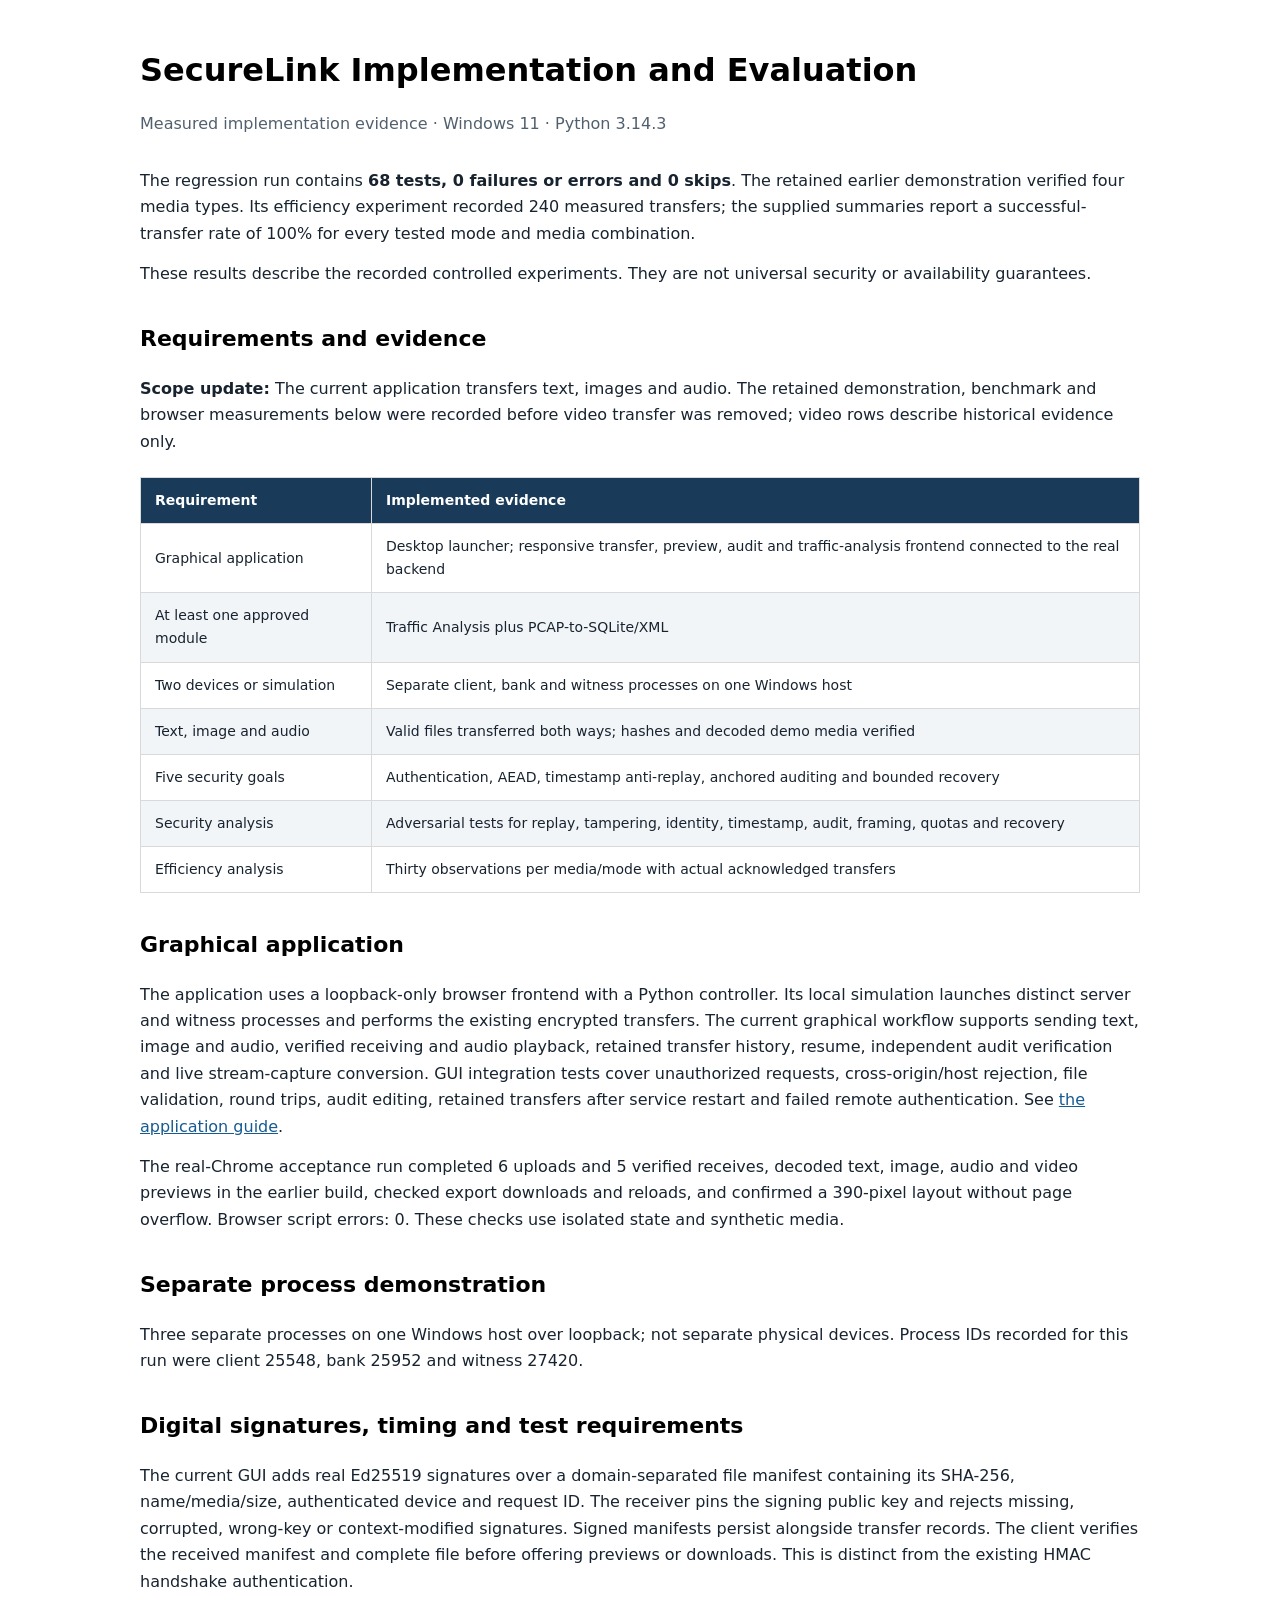
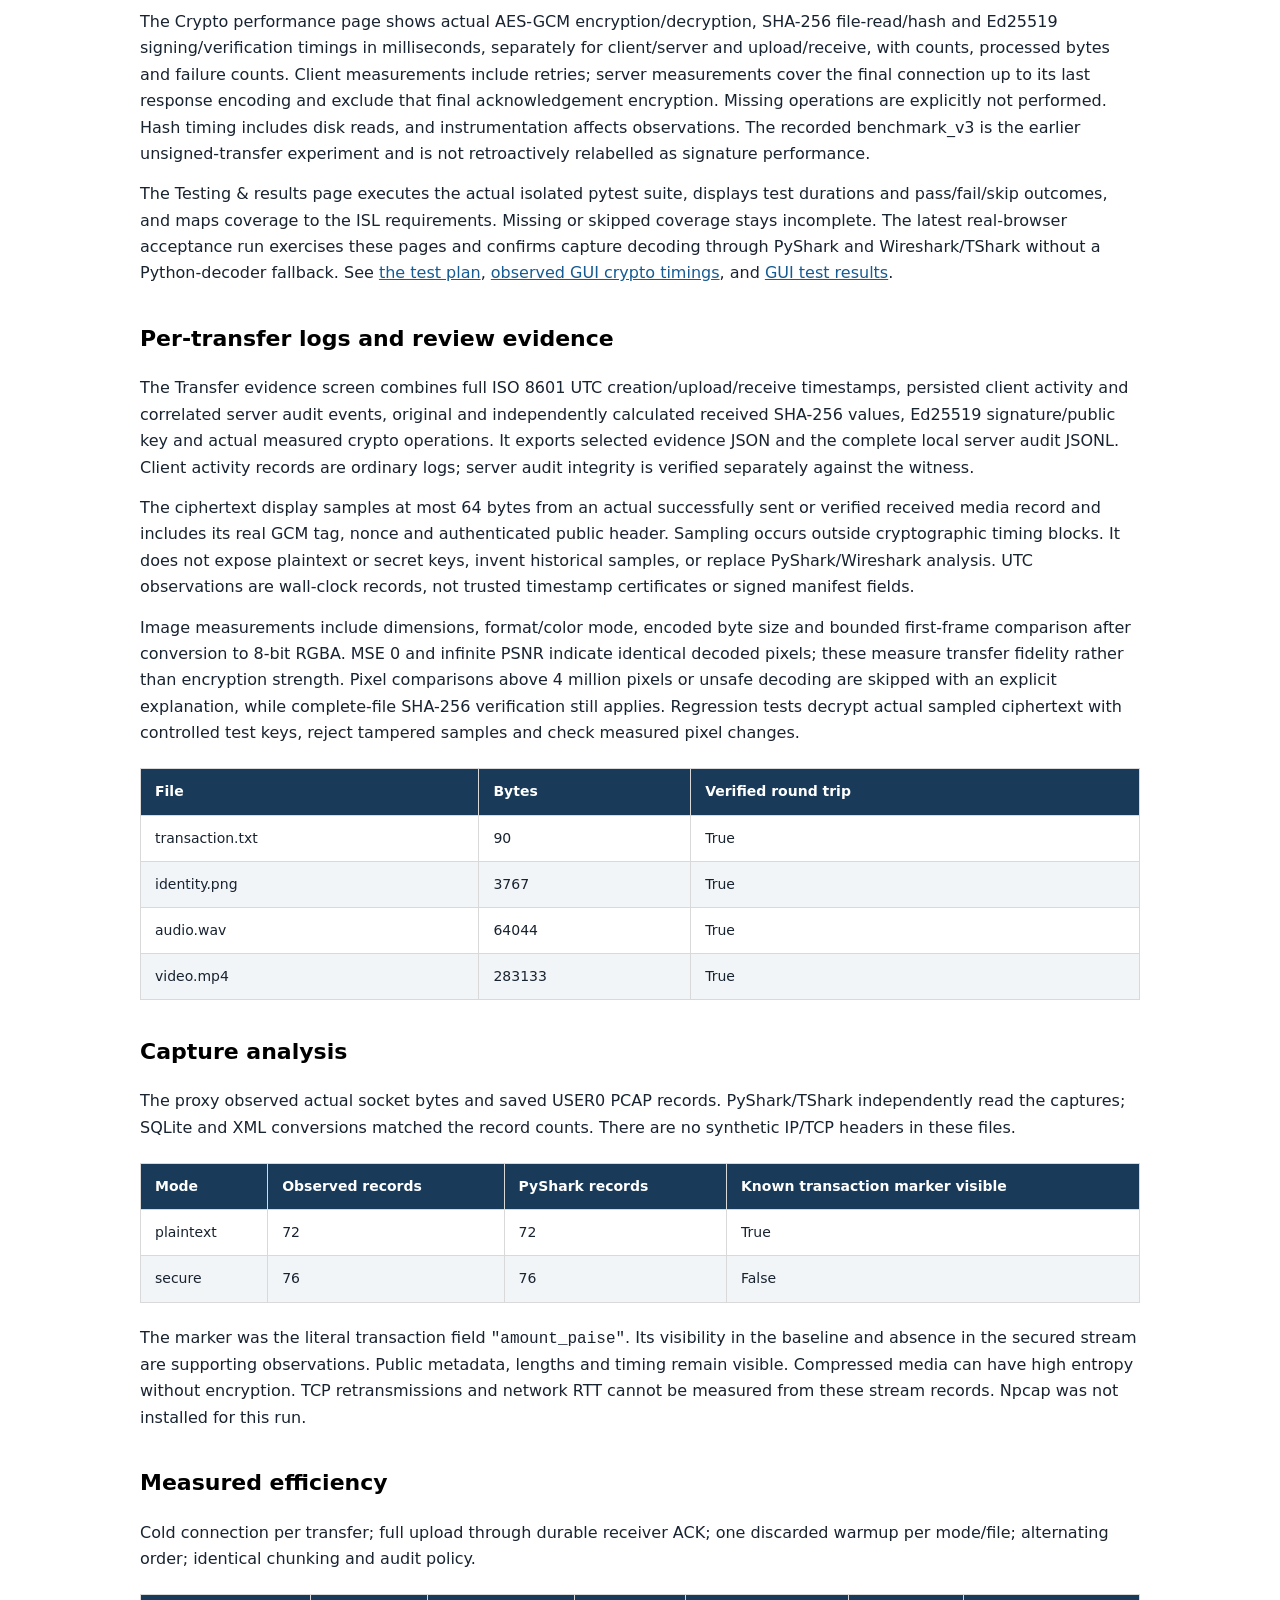
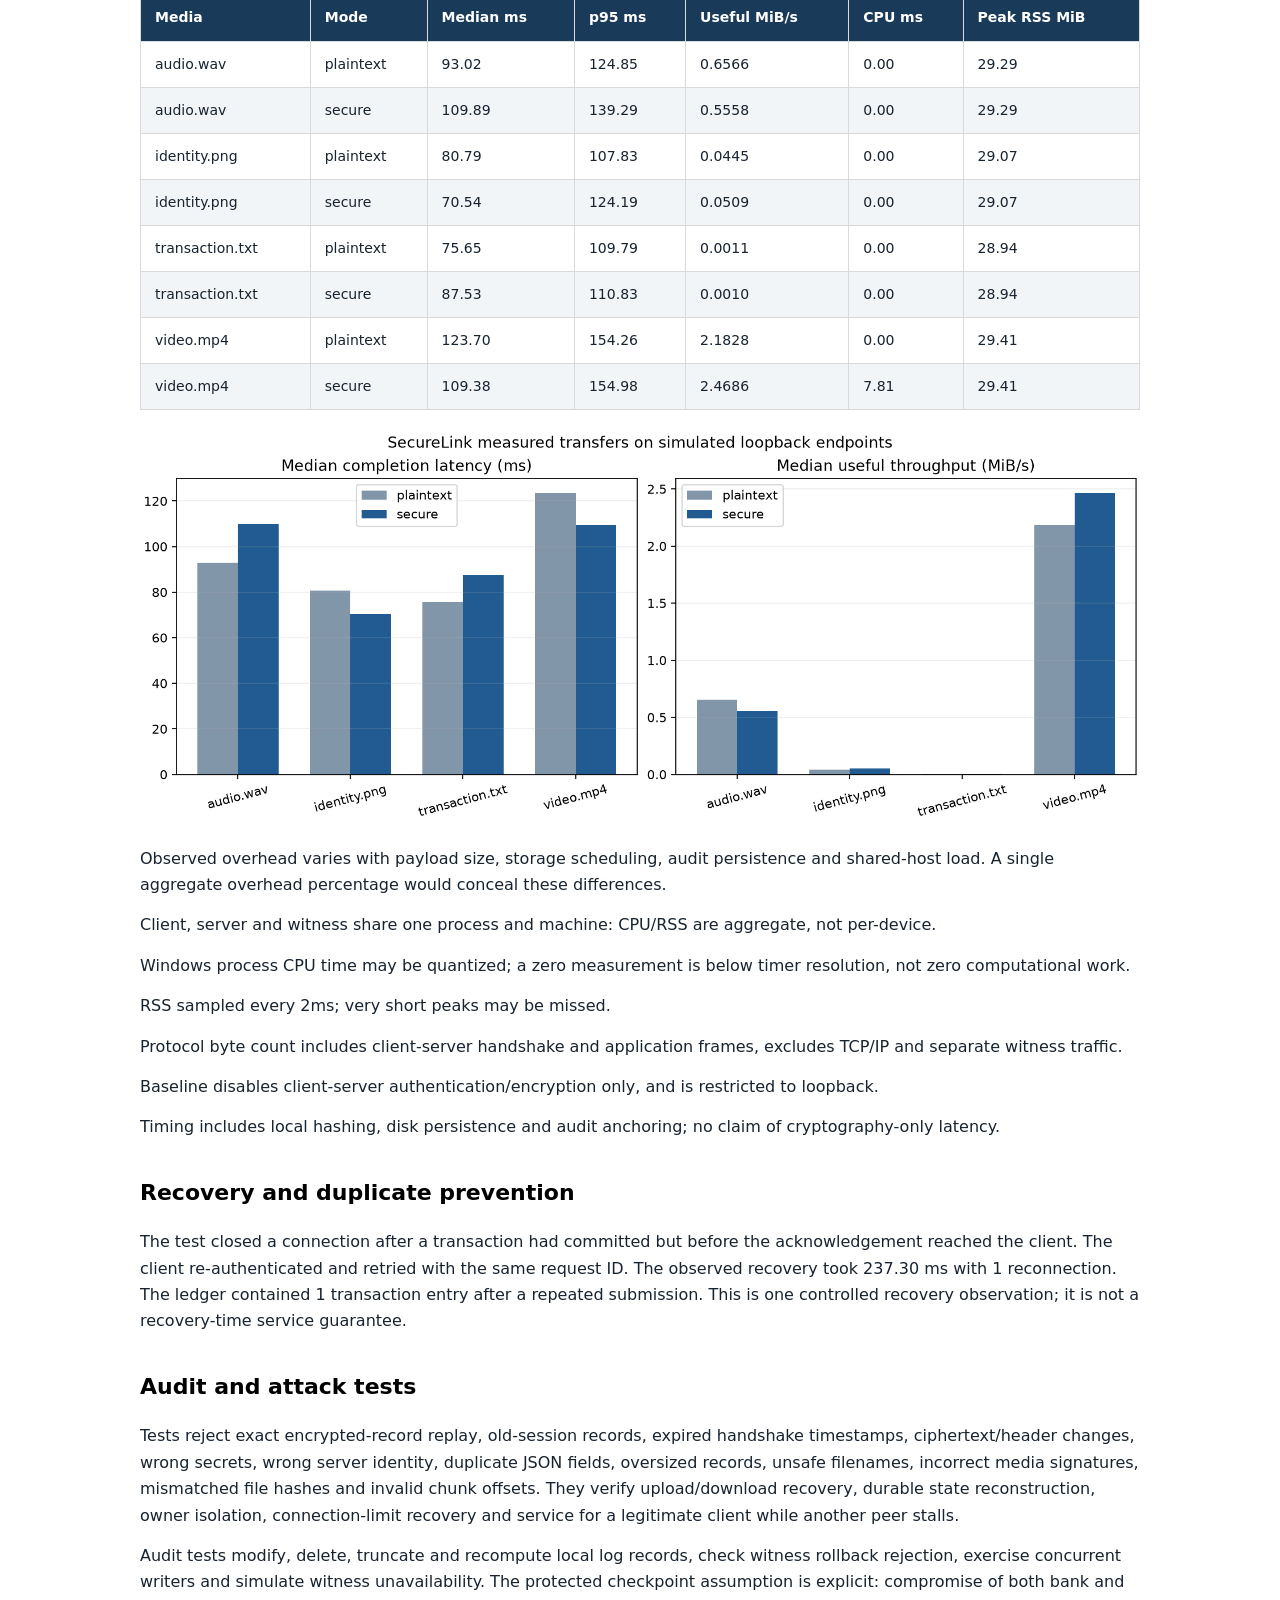
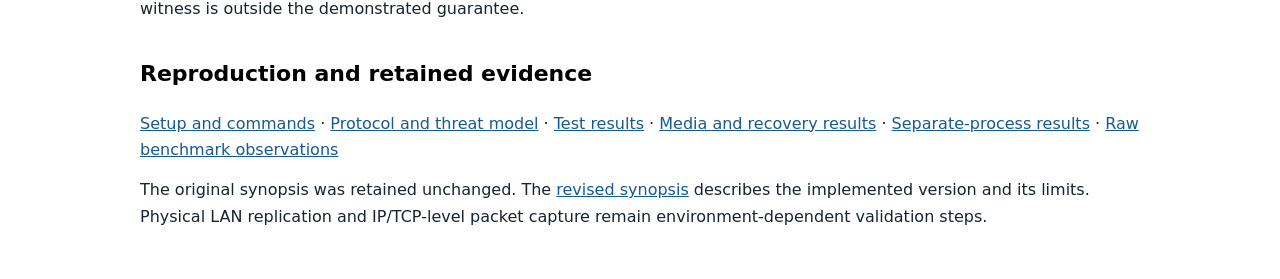
<file: docs/EVALUATION.html>
<!doctype html><html lang="en"><head><meta charset="utf-8"><meta name="viewport" content="width=device-width,initial-scale=1"><title>SecureLink Implementation and Evaluation</title><style>body{font:16px/1.65 system-ui,Segoe UI,sans-serif;color:#182330;max-width:1000px;margin:50px auto;padding:0 30px}h1{font-size:32px;line-height:1.25;color:#000}h2{font-size:22px;margin-top:34px;color:#000}p{margin:14px 0}table{border-collapse:collapse;width:100%;margin:22px 0;font-size:14px}th,td{border:1px solid #d9d9d9;padding:11px 14px;text-align:left;vertical-align:middle}th{background:#193b59;color:white}tr:nth-child(even){background:#f2f5f8}a{color:#155a91}img{max-width:100%;height:auto}small{color:#4c5865}.meta{color:#52606e;margin-bottom:30px}@media print{body{font-size:11pt;max-width:none;margin:0;padding:0}h1{font-size:22pt}h2{font-size:15pt;break-after:avoid}table{font-size:9pt}tr{break-inside:avoid}a{color:inherit}@page{margin:20mm}}</style></head><body><h1>SecureLink Implementation and Evaluation</h1><p class="meta">Measured implementation evidence · Windows 11 · Python 3.14.3</p><p>The regression run contains <strong>68 tests, 0 failures or errors and 0 skips</strong>. The retained earlier demonstration verified four media types. Its efficiency experiment recorded 240 measured transfers; the supplied summaries report a successful-transfer rate of 100% for every tested mode and media combination.</p><p>These results describe the recorded controlled experiments. They are not universal security or availability guarantees.</p><h2>Requirements and evidence</h2><p><strong>Scope update:</strong> The current application transfers text, images and audio. The retained demonstration, benchmark and browser measurements below were recorded before video transfer was removed; video rows describe historical evidence only.</p><table><thead><tr><th>Requirement</th><th>Implemented evidence</th></tr></thead><tbody><tr><td>Graphical application</td><td>Desktop launcher; responsive transfer, preview, audit and traffic-analysis frontend connected to the real backend</td></tr><tr><td>At least one approved module</td><td>Traffic Analysis plus PCAP-to-SQLite/XML</td></tr><tr><td>Two devices or simulation</td><td>Separate client, bank and witness processes on one Windows host</td></tr><tr><td>Text, image and audio</td><td>Valid files transferred both ways; hashes and decoded demo media verified</td></tr><tr><td>Five security goals</td><td>Authentication, AEAD, timestamp anti-replay, anchored auditing and bounded recovery</td></tr><tr><td>Security analysis</td><td>Adversarial tests for replay, tampering, identity, timestamp, audit, framing, quotas and recovery</td></tr><tr><td>Efficiency analysis</td><td>Thirty observations per media/mode with actual acknowledged transfers</td></tr></tbody></table><h2>Graphical application</h2><p>The application uses a loopback-only browser frontend with a Python controller. Its local simulation launches distinct server and witness processes and performs the existing encrypted transfers. The current graphical workflow supports sending text, image and audio, verified receiving and audio playback, retained transfer history, resume, independent audit verification and live stream-capture conversion. GUI integration tests cover unauthorized requests, cross-origin/host rejection, file validation, round trips, audit editing, retained transfers after service restart and failed remote authentication. See <a href="GUI.md">the application guide</a>.</p><p>The real-Chrome acceptance run completed 6 uploads and 5 verified receives, decoded text, image, audio and video previews in the earlier build, checked export downloads and reloads, and confirmed a 390-pixel layout without page overflow. Browser script errors: 0. These checks use isolated state and synthetic media.</p><h2>Separate process demonstration</h2><p>Three separate processes on one Windows host over loopback; not separate physical devices. Process IDs recorded for this run were client 25548, bank 25952 and witness 27420.</p><h2>Digital signatures, timing and test requirements</h2><p>The current GUI adds real Ed25519 signatures over a domain-separated file manifest containing its SHA-256, name/media/size, authenticated device and request ID. The receiver pins the signing public key and rejects missing, corrupted, wrong-key or context-modified signatures. Signed manifests persist alongside transfer records. The client verifies the received manifest and complete file before offering previews or downloads. This is distinct from the existing HMAC handshake authentication.</p><p>The Crypto performance page shows actual AES-GCM encryption/decryption, SHA-256 file-read/hash and Ed25519 signing/verification timings in milliseconds, separately for client/server and upload/receive, with counts, processed bytes and failure counts. Client measurements include retries; server measurements cover the final connection up to its last response encoding and exclude that final acknowledgement encryption. Missing operations are explicitly not performed. Hash timing includes disk reads, and instrumentation affects observations. The recorded benchmark_v3 is the earlier unsigned-transfer experiment and is not retroactively relabelled as signature performance.</p><p>The Testing &amp; results page executes the actual isolated pytest suite, displays test durations and pass/fail/skip outcomes, and maps coverage to the ISL requirements. Missing or skipped coverage stays incomplete. The latest real-browser acceptance run exercises these pages and confirms capture decoding through PyShark and Wireshark/TShark without a Python-decoder fallback. See <a href="TESTING.md">the test plan</a>, <a href="../results/gui_crypto_metrics.csv">observed GUI crypto timings</a>, and <a href="../results/gui_test_results.json">GUI test results</a>.</p><h2>Per-transfer logs and review evidence</h2><p>The Transfer evidence screen combines full ISO 8601 UTC creation/upload/receive timestamps, persisted client activity and correlated server audit events, original and independently calculated received SHA-256 values, Ed25519 signature/public key and actual measured crypto operations. It exports selected evidence JSON and the complete local server audit JSONL. Client activity records are ordinary logs; server audit integrity is verified separately against the witness.</p><p>The ciphertext display samples at most 64 bytes from an actual successfully sent or verified received media record and includes its real GCM tag, nonce and authenticated public header. Sampling occurs outside cryptographic timing blocks. It does not expose plaintext or secret keys, invent historical samples, or replace PyShark/Wireshark analysis. UTC observations are wall-clock records, not trusted timestamp certificates or signed manifest fields.</p><p>Image measurements include dimensions, format/color mode, encoded byte size and bounded first-frame comparison after conversion to 8-bit RGBA. MSE 0 and infinite PSNR indicate identical decoded pixels; these measure transfer fidelity rather than encryption strength. Pixel comparisons above 4 million pixels or unsafe decoding are skipped with an explicit explanation, while complete-file SHA-256 verification still applies. Regression tests decrypt actual sampled ciphertext with controlled test keys, reject tampered samples and check measured pixel changes.</p><table><thead><tr><th>File</th><th>Bytes</th><th>Verified round trip</th></tr></thead><tbody><tr><td>transaction.txt</td><td>90</td><td>True</td></tr><tr><td>identity.png</td><td>3767</td><td>True</td></tr><tr><td>audio.wav</td><td>64044</td><td>True</td></tr><tr><td>video.mp4</td><td>283133</td><td>True</td></tr></tbody></table><h2>Capture analysis</h2><p>The proxy observed actual socket bytes and saved USER0 PCAP records. PyShark/TShark independently read the captures; SQLite and XML conversions matched the record counts. There are no synthetic IP/TCP headers in these files.</p><table><thead><tr><th>Mode</th><th>Observed records</th><th>PyShark records</th><th>Known transaction marker visible</th></tr></thead><tbody><tr><td>plaintext</td><td>72</td><td>72</td><td>True</td></tr><tr><td>secure</td><td>76</td><td>76</td><td>False</td></tr></tbody></table><p>The marker was the literal transaction field <code>"amount_paise"</code>. Its visibility in the baseline and absence in the secured stream are supporting observations. Public metadata, lengths and timing remain visible. Compressed media can have high entropy without encryption. TCP retransmissions and network RTT cannot be measured from these stream records. Npcap was not installed for this run.</p><h2>Measured efficiency</h2><p>Cold connection per transfer; full upload through durable receiver ACK; one discarded warmup per mode/file; alternating order; identical chunking and audit policy.</p><table><thead><tr><th>Media</th><th>Mode</th><th>Median ms</th><th>p95 ms</th><th>Useful MiB/s</th><th>CPU ms</th><th>Peak RSS MiB</th></tr></thead><tbody><tr><td>audio.wav</td><td>plaintext</td><td>93.02</td><td>124.85</td><td>0.6566</td><td>0.00</td><td>29.29</td></tr><tr><td>audio.wav</td><td>secure</td><td>109.89</td><td>139.29</td><td>0.5558</td><td>0.00</td><td>29.29</td></tr><tr><td>identity.png</td><td>plaintext</td><td>80.79</td><td>107.83</td><td>0.0445</td><td>0.00</td><td>29.07</td></tr><tr><td>identity.png</td><td>secure</td><td>70.54</td><td>124.19</td><td>0.0509</td><td>0.00</td><td>29.07</td></tr><tr><td>transaction.txt</td><td>plaintext</td><td>75.65</td><td>109.79</td><td>0.0011</td><td>0.00</td><td>28.94</td></tr><tr><td>transaction.txt</td><td>secure</td><td>87.53</td><td>110.83</td><td>0.0010</td><td>0.00</td><td>28.94</td></tr><tr><td>video.mp4</td><td>plaintext</td><td>123.70</td><td>154.26</td><td>2.1828</td><td>0.00</td><td>29.41</td></tr><tr><td>video.mp4</td><td>secure</td><td>109.38</td><td>154.98</td><td>2.4686</td><td>7.81</td><td>29.41</td></tr></tbody></table><img src="../results/benchmark_v3/comparison.png" alt="Historical median latency and useful throughput for four media types in secured and plaintext modes"><p>Observed overhead varies with payload size, storage scheduling, audit persistence and shared-host load. A single aggregate overhead percentage would conceal these differences.</p><p>Client, server and witness share one process and machine: CPU/RSS are aggregate, not per-device.</p><p>Windows process CPU time may be quantized; a zero measurement is below timer resolution, not zero computational work.</p><p>RSS sampled every 2ms; very short peaks may be missed.</p><p>Protocol byte count includes client-server handshake and application frames, excludes TCP/IP and separate witness traffic.</p><p>Baseline disables client-server authentication/encryption only, and is restricted to loopback.</p><p>Timing includes local hashing, disk persistence and audit anchoring; no claim of cryptography-only latency.</p><h2>Recovery and duplicate prevention</h2><p>The test closed a connection after a transaction had committed but before the acknowledgement reached the client. The client re-authenticated and retried with the same request ID. The observed recovery took 237.30 ms with 1 reconnection. The ledger contained 1 transaction entry after a repeated submission. This is one controlled recovery observation; it is not a recovery-time service guarantee.</p><h2>Audit and attack tests</h2><p>Tests reject exact encrypted-record replay, old-session records, expired handshake timestamps, ciphertext/header changes, wrong secrets, wrong server identity, duplicate JSON fields, oversized records, unsafe filenames, incorrect media signatures, mismatched file hashes and invalid chunk offsets. They verify upload/download recovery, durable state reconstruction, owner isolation, connection-limit recovery and service for a legitimate client while another peer stalls.</p><p>Audit tests modify, delete, truncate and recompute local log records, check witness rollback rejection, exercise concurrent writers and simulate witness unavailability. The protected checkpoint assumption is explicit: compromise of both bank and witness is outside the demonstrated guarantee.</p><h2>Reproduction and retained evidence</h2><p><a href="../README.md">Setup and commands</a> · <a href="PROTOCOL.md">Protocol and threat model</a> · <a href="../results/security_tests.xml">Test results</a> · <a href="../results/demo_v3/demo_results.json">Media and recovery results</a> · <a href="../results/two_process_v3/results.json">Separate-process results</a> · <a href="../results/benchmark_v3/measurements.csv">Raw benchmark observations</a></p><p>The original synopsis was retained unchanged. The <a href="SYNOPSIS.html">revised synopsis</a> describes the implemented version and its limits. Physical LAN replication and IP/TCP-level packet capture remain environment-dependent validation steps.</p></body></html>
</file>
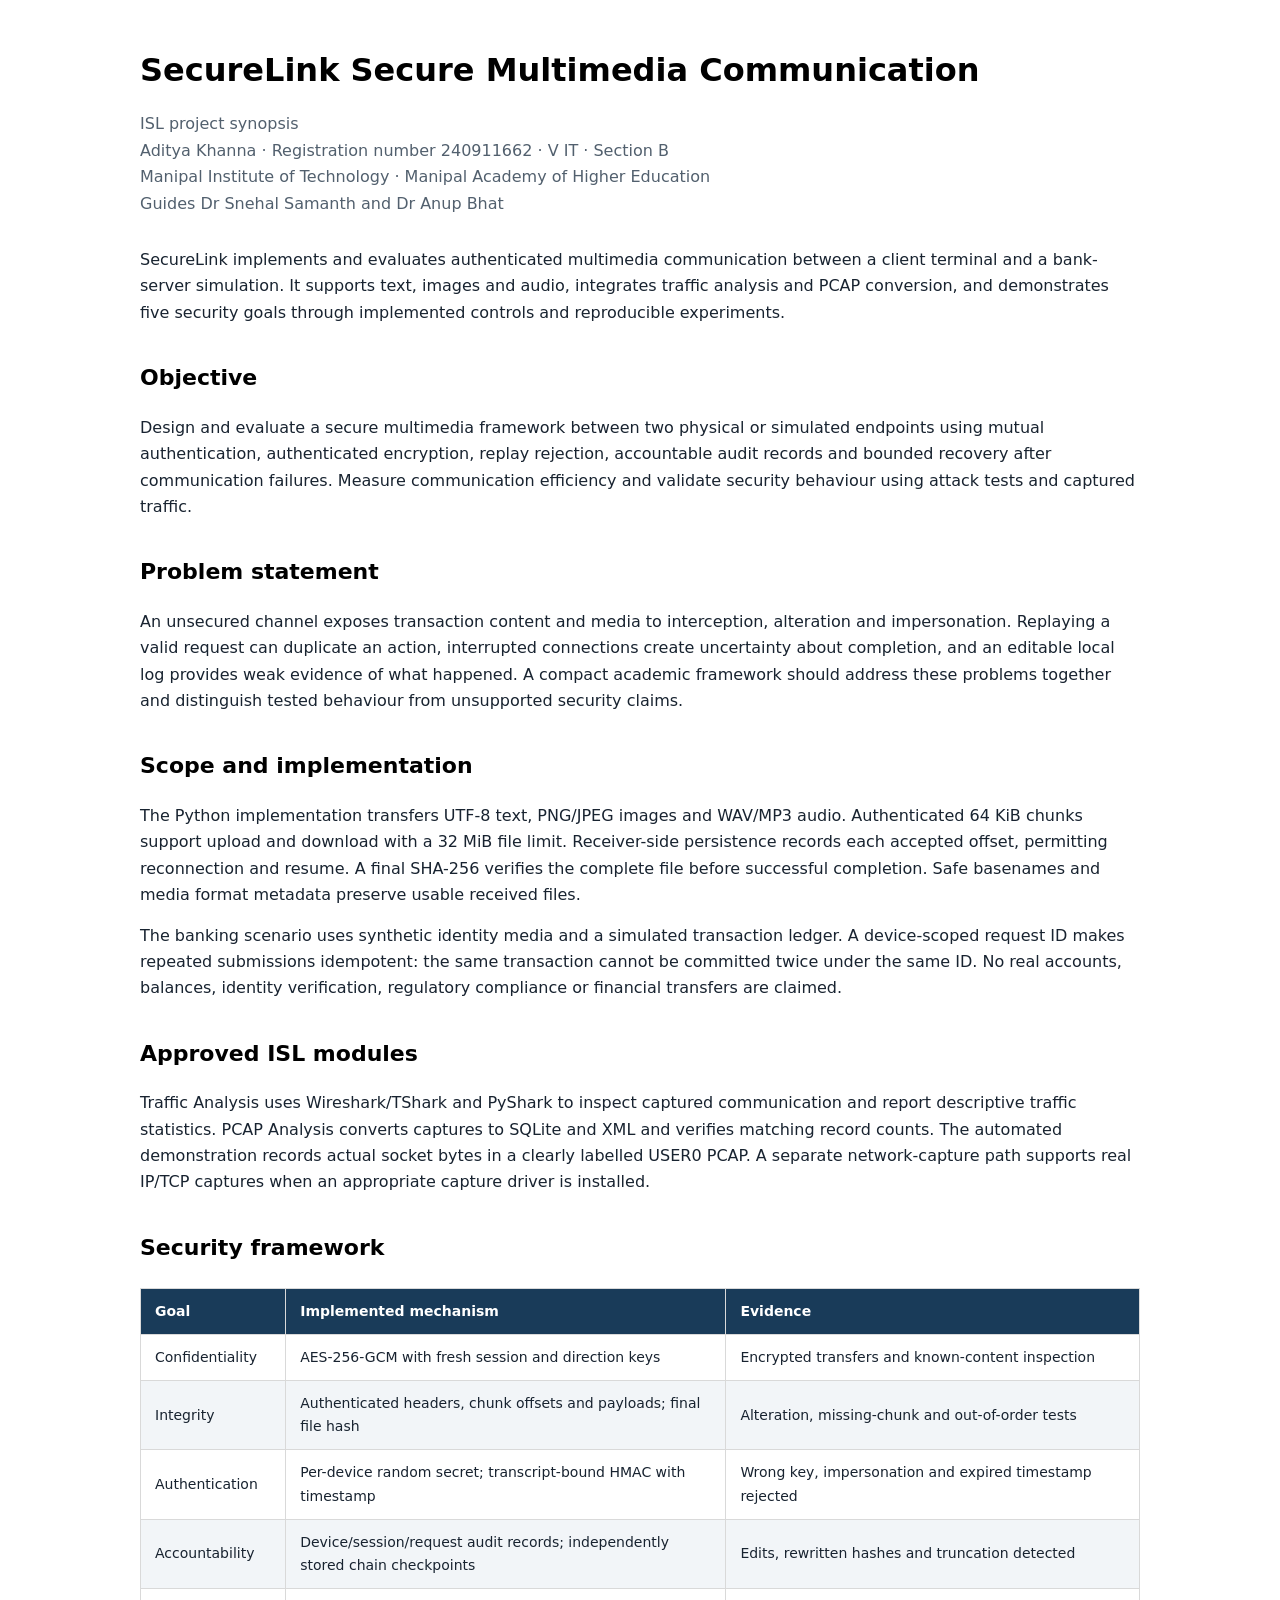
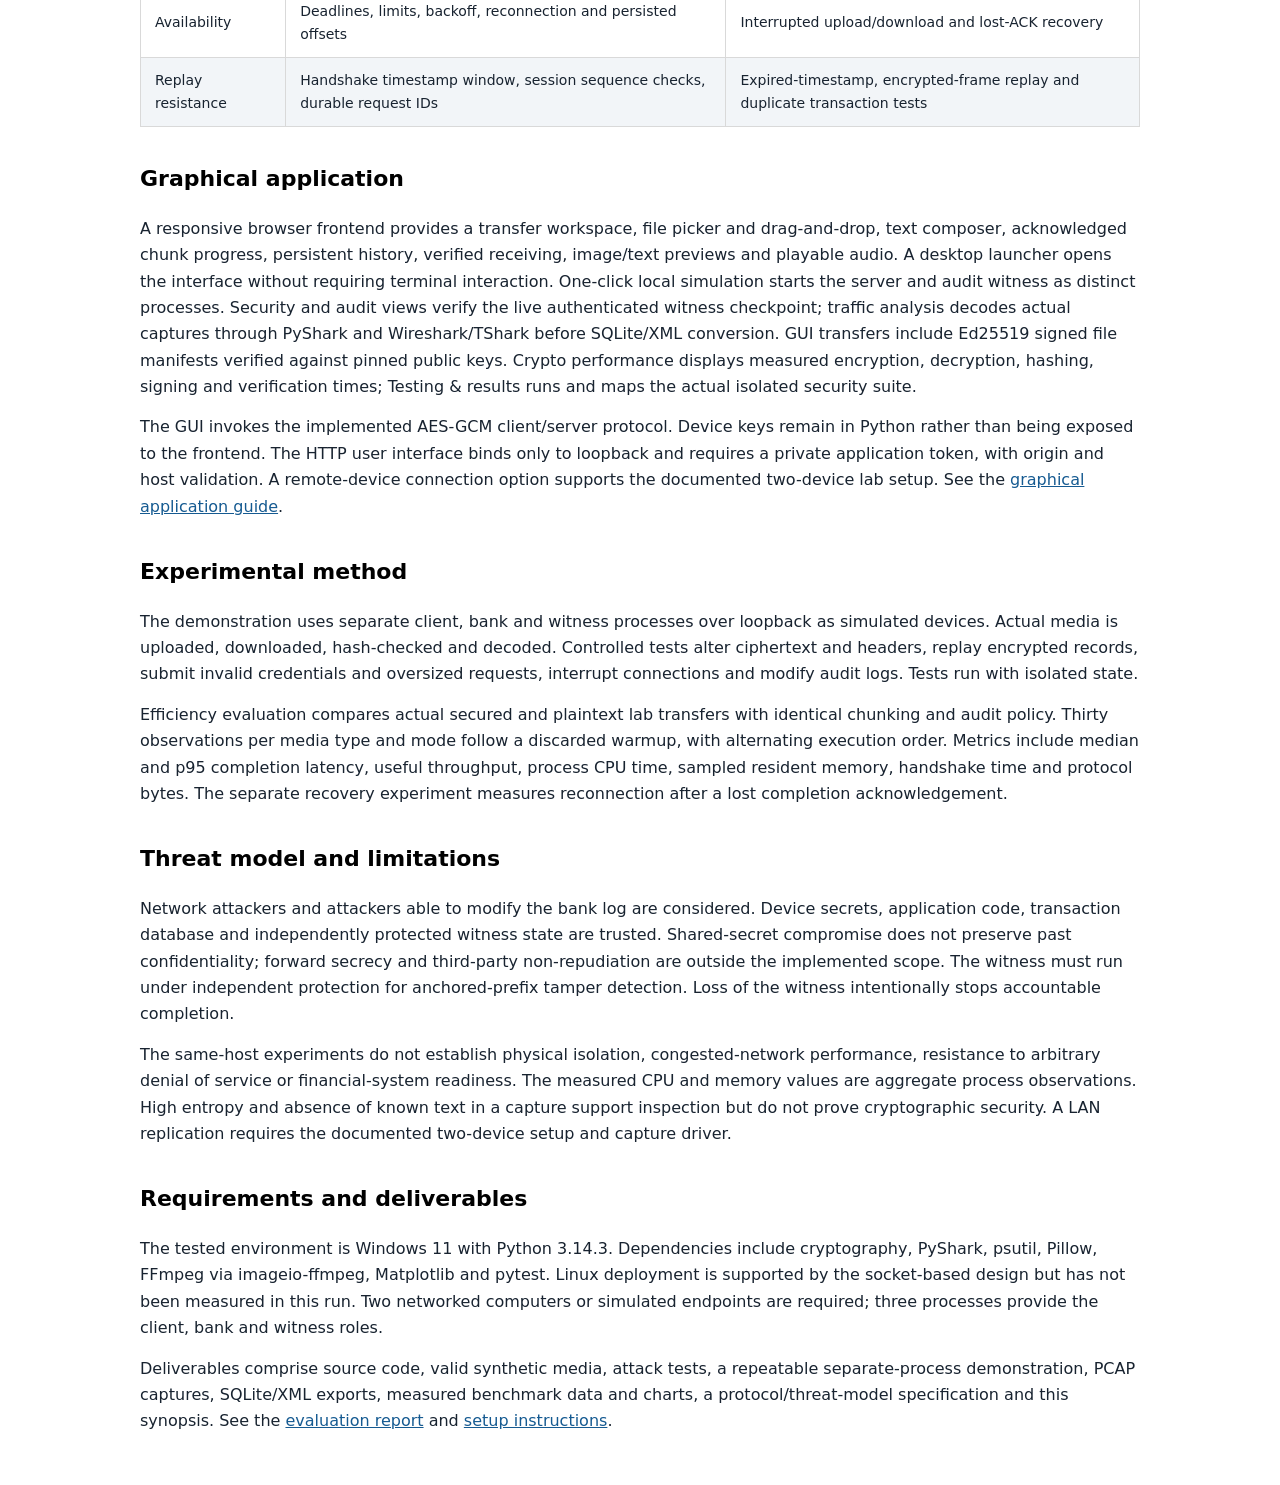
<file: docs/SYNOPSIS.html>
<!doctype html><html lang="en"><head><meta charset="utf-8"><meta name="viewport" content="width=device-width,initial-scale=1"><title>SecureLink Secure Multimedia Communication</title><style>body{font:16px/1.65 system-ui,Segoe UI,sans-serif;color:#182330;max-width:1000px;margin:50px auto;padding:0 30px}h1{font-size:32px;line-height:1.25;color:#000}h2{font-size:22px;margin-top:34px;color:#000}p{margin:14px 0}table{border-collapse:collapse;width:100%;margin:22px 0;font-size:14px}th,td{border:1px solid #d9d9d9;padding:11px 14px;text-align:left;vertical-align:middle}th{background:#193b59;color:white}tr:nth-child(even){background:#f2f5f8}a{color:#155a91}img{max-width:100%;height:auto}small{color:#4c5865}.meta{color:#52606e;margin-bottom:30px}@media print{body{font-size:11pt;max-width:none;margin:0;padding:0}h1{font-size:22pt}h2{font-size:15pt;break-after:avoid}table{font-size:9pt}tr{break-inside:avoid}a{color:inherit}@page{margin:20mm}}</style></head><body><h1>SecureLink Secure Multimedia Communication</h1><p class="meta">ISL project synopsis<br>Aditya Khanna · Registration number 240911662 · V IT · Section B<br>Manipal Institute of Technology · Manipal Academy of Higher Education<br>Guides Dr Snehal Samanth and Dr Anup Bhat</p>
<p>SecureLink implements and evaluates authenticated multimedia communication between a client terminal and a bank-server simulation. It supports text, images and audio, integrates traffic analysis and PCAP conversion, and demonstrates five security goals through implemented controls and reproducible experiments.</p>
<h2>Objective</h2><p>Design and evaluate a secure multimedia framework between two physical or simulated endpoints using mutual authentication, authenticated encryption, replay rejection, accountable audit records and bounded recovery after communication failures. Measure communication efficiency and validate security behaviour using attack tests and captured traffic.</p>
<h2>Problem statement</h2><p>An unsecured channel exposes transaction content and media to interception, alteration and impersonation. Replaying a valid request can duplicate an action, interrupted connections create uncertainty about completion, and an editable local log provides weak evidence of what happened. A compact academic framework should address these problems together and distinguish tested behaviour from unsupported security claims.</p>
<h2>Scope and implementation</h2><p>The Python implementation transfers UTF-8 text, PNG/JPEG images and WAV/MP3 audio. Authenticated 64 KiB chunks support upload and download with a 32 MiB file limit. Receiver-side persistence records each accepted offset, permitting reconnection and resume. A final SHA-256 verifies the complete file before successful completion. Safe basenames and media format metadata preserve usable received files.</p><p>The banking scenario uses synthetic identity media and a simulated transaction ledger. A device-scoped request ID makes repeated submissions idempotent: the same transaction cannot be committed twice under the same ID. No real accounts, balances, identity verification, regulatory compliance or financial transfers are claimed.</p>
<h2>Approved ISL modules</h2><p>Traffic Analysis uses Wireshark/TShark and PyShark to inspect captured communication and report descriptive traffic statistics. PCAP Analysis converts captures to SQLite and XML and verifies matching record counts. The automated demonstration records actual socket bytes in a clearly labelled USER0 PCAP. A separate network-capture path supports real IP/TCP captures when an appropriate capture driver is installed.</p>
<h2>Security framework</h2><table><thead><tr><th>Goal</th><th>Implemented mechanism</th><th>Evidence</th></tr></thead><tbody><tr><td>Confidentiality</td><td>AES-256-GCM with fresh session and direction keys</td><td>Encrypted transfers and known-content inspection</td></tr><tr><td>Integrity</td><td>Authenticated headers, chunk offsets and payloads; final file hash</td><td>Alteration, missing-chunk and out-of-order tests</td></tr><tr><td>Authentication</td><td>Per-device random secret; transcript-bound HMAC with timestamp</td><td>Wrong key, impersonation and expired timestamp rejected</td></tr><tr><td>Accountability</td><td>Device/session/request audit records; independently stored chain checkpoints</td><td>Edits, rewritten hashes and truncation detected</td></tr><tr><td>Availability</td><td>Deadlines, limits, backoff, reconnection and persisted offsets</td><td>Interrupted upload/download and lost-ACK recovery</td></tr><tr><td>Replay resistance</td><td>Handshake timestamp window, session sequence checks, durable request IDs</td><td>Expired-timestamp, encrypted-frame replay and duplicate transaction tests</td></tr></tbody></table><h2>Graphical application</h2><p>A responsive browser frontend provides a transfer workspace, file picker and drag-and-drop, text composer, acknowledged chunk progress, persistent history, verified receiving, image/text previews and playable audio. A desktop launcher opens the interface without requiring terminal interaction. One-click local simulation starts the server and audit witness as distinct processes. Security and audit views verify the live authenticated witness checkpoint; traffic analysis decodes actual captures through PyShark and Wireshark/TShark before SQLite/XML conversion. GUI transfers include Ed25519 signed file manifests verified against pinned public keys. Crypto performance displays measured encryption, decryption, hashing, signing and verification times; Testing &amp; results runs and maps the actual isolated security suite.</p><p>The GUI invokes the implemented AES-GCM client/server protocol. Device keys remain in Python rather than being exposed to the frontend. The HTTP user interface binds only to loopback and requires a private application token, with origin and host validation. A remote-device connection option supports the documented two-device lab setup. See the <a href="GUI.md">graphical application guide</a>.</p><h2>Experimental method</h2><p>The demonstration uses separate client, bank and witness processes over loopback as simulated devices. Actual media is uploaded, downloaded, hash-checked and decoded. Controlled tests alter ciphertext and headers, replay encrypted records, submit invalid credentials and oversized requests, interrupt connections and modify audit logs. Tests run with isolated state.</p><p>Efficiency evaluation compares actual secured and plaintext lab transfers with identical chunking and audit policy. Thirty observations per media type and mode follow a discarded warmup, with alternating execution order. Metrics include median and p95 completion latency, useful throughput, process CPU time, sampled resident memory, handshake time and protocol bytes. The separate recovery experiment measures reconnection after a lost completion acknowledgement.</p>
<h2>Threat model and limitations</h2><p>Network attackers and attackers able to modify the bank log are considered. Device secrets, application code, transaction database and independently protected witness state are trusted. Shared-secret compromise does not preserve past confidentiality; forward secrecy and third-party non-repudiation are outside the implemented scope. The witness must run under independent protection for anchored-prefix tamper detection. Loss of the witness intentionally stops accountable completion.</p><p>The same-host experiments do not establish physical isolation, congested-network performance, resistance to arbitrary denial of service or financial-system readiness. The measured CPU and memory values are aggregate process observations. High entropy and absence of known text in a capture support inspection but do not prove cryptographic security. A LAN replication requires the documented two-device setup and capture driver.</p>
<h2>Requirements and deliverables</h2><p>The tested environment is Windows 11 with Python 3.14.3. Dependencies include cryptography, PyShark, psutil, Pillow, FFmpeg via imageio-ffmpeg, Matplotlib and pytest. Linux deployment is supported by the socket-based design but has not been measured in this run. Two networked computers or simulated endpoints are required; three processes provide the client, bank and witness roles.</p><p>Deliverables comprise source code, valid synthetic media, attack tests, a repeatable separate-process demonstration, PCAP captures, SQLite/XML exports, measured benchmark data and charts, a protocol/threat-model specification and this synopsis. See the <a href="EVALUATION.html">evaluation report</a> and <a href="../README.md">setup instructions</a>.</p></body></html>
</file>
